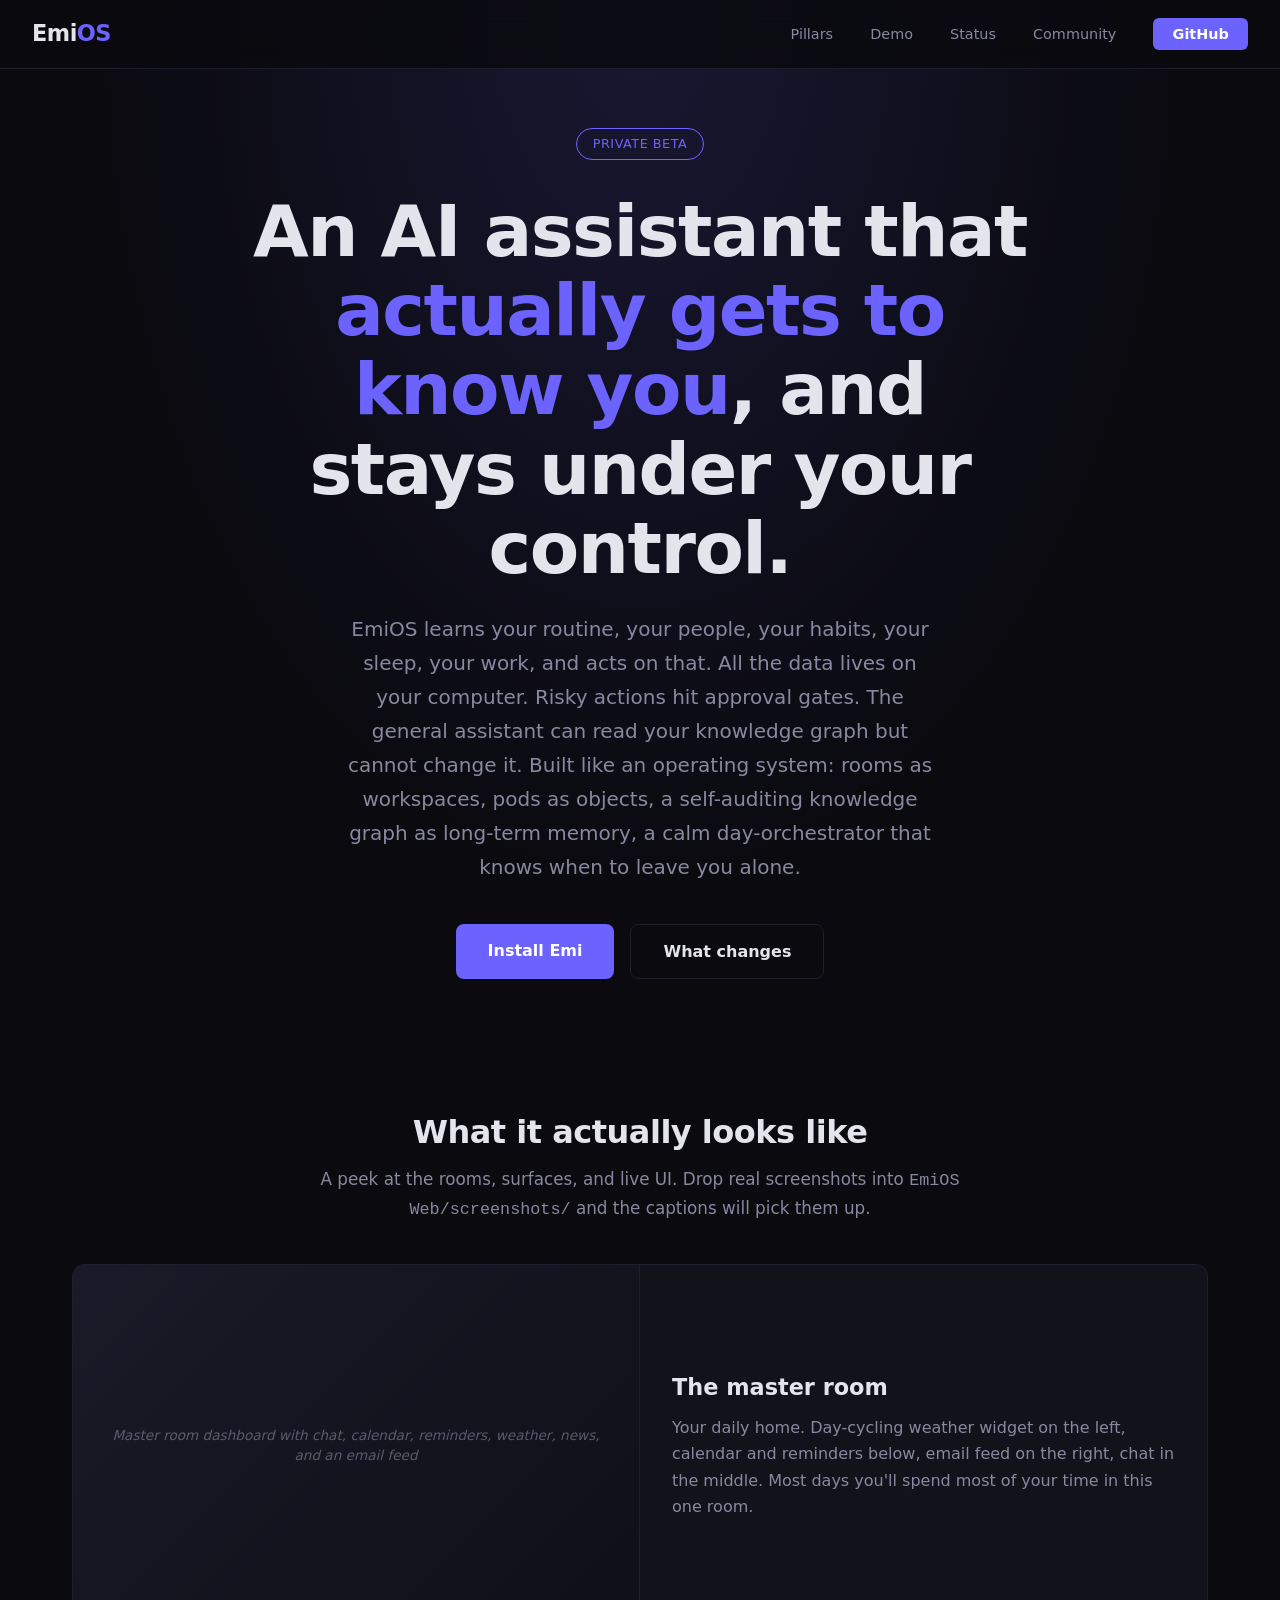
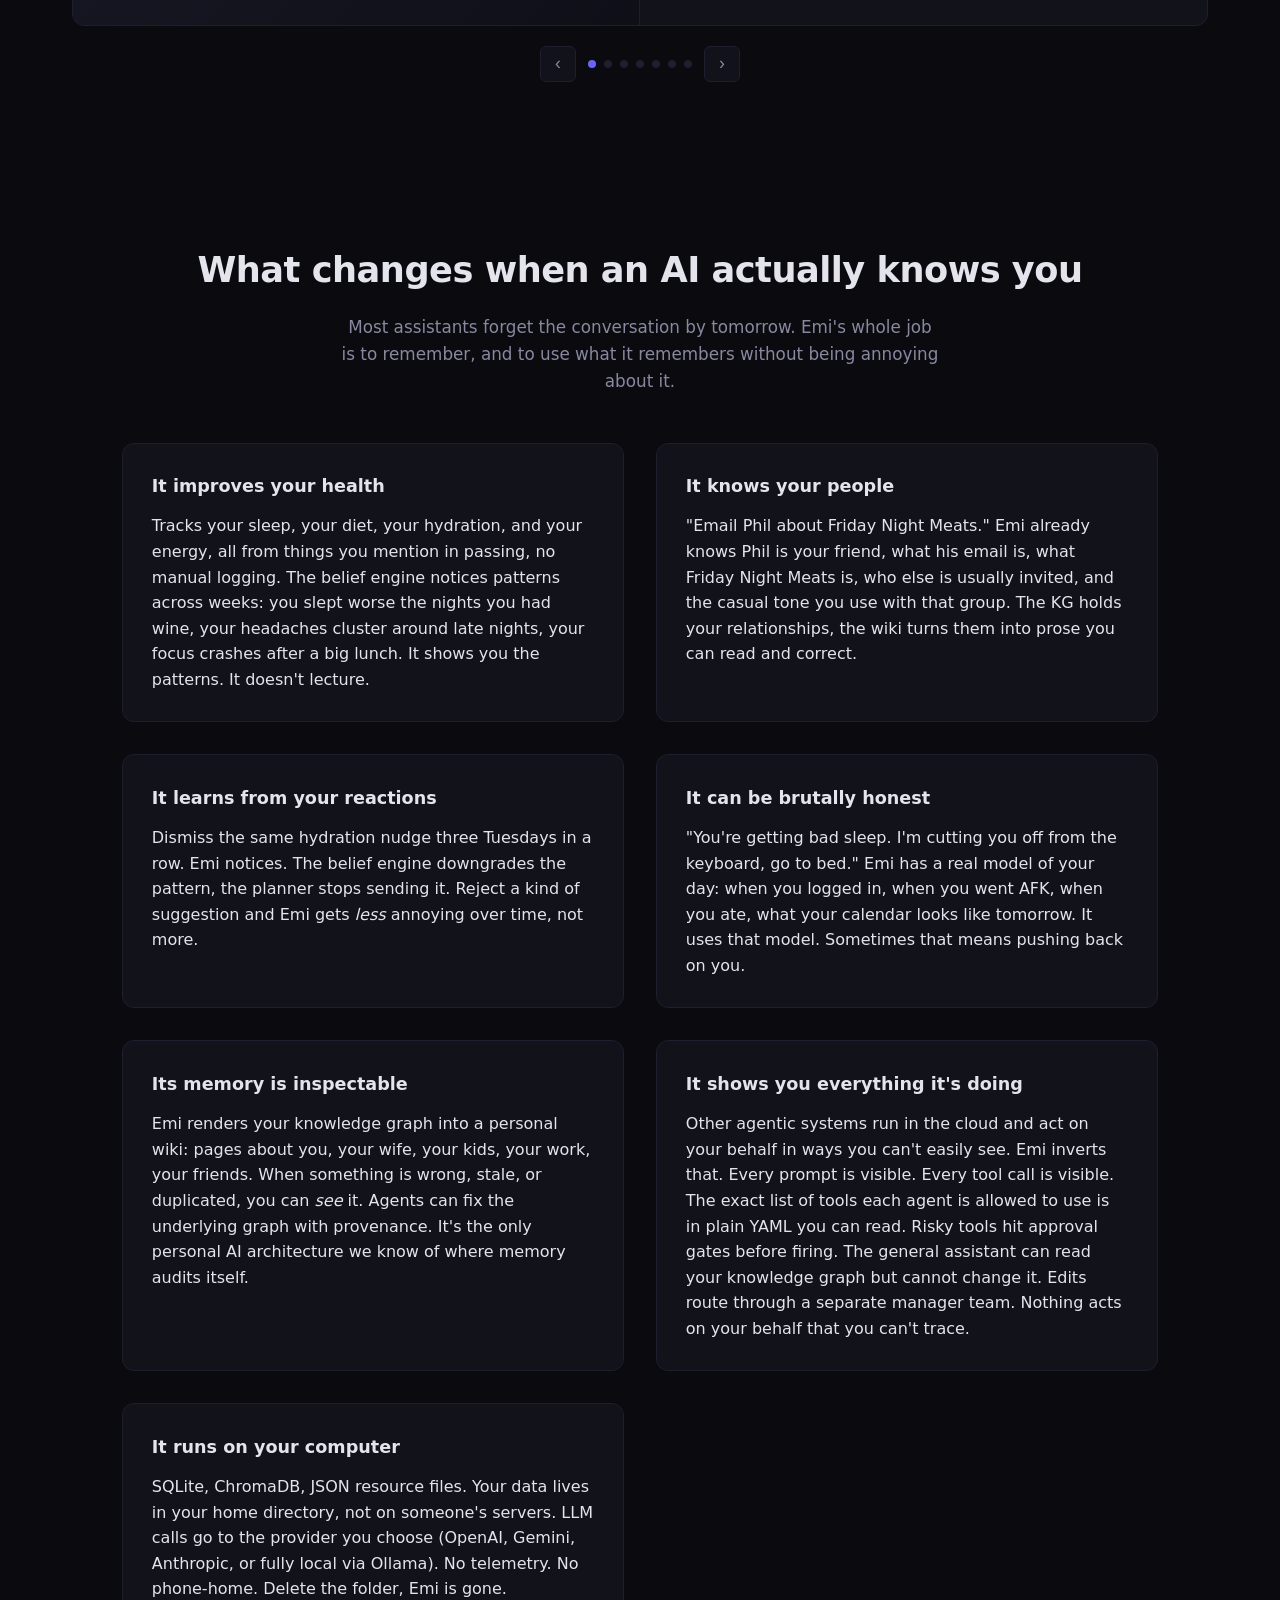
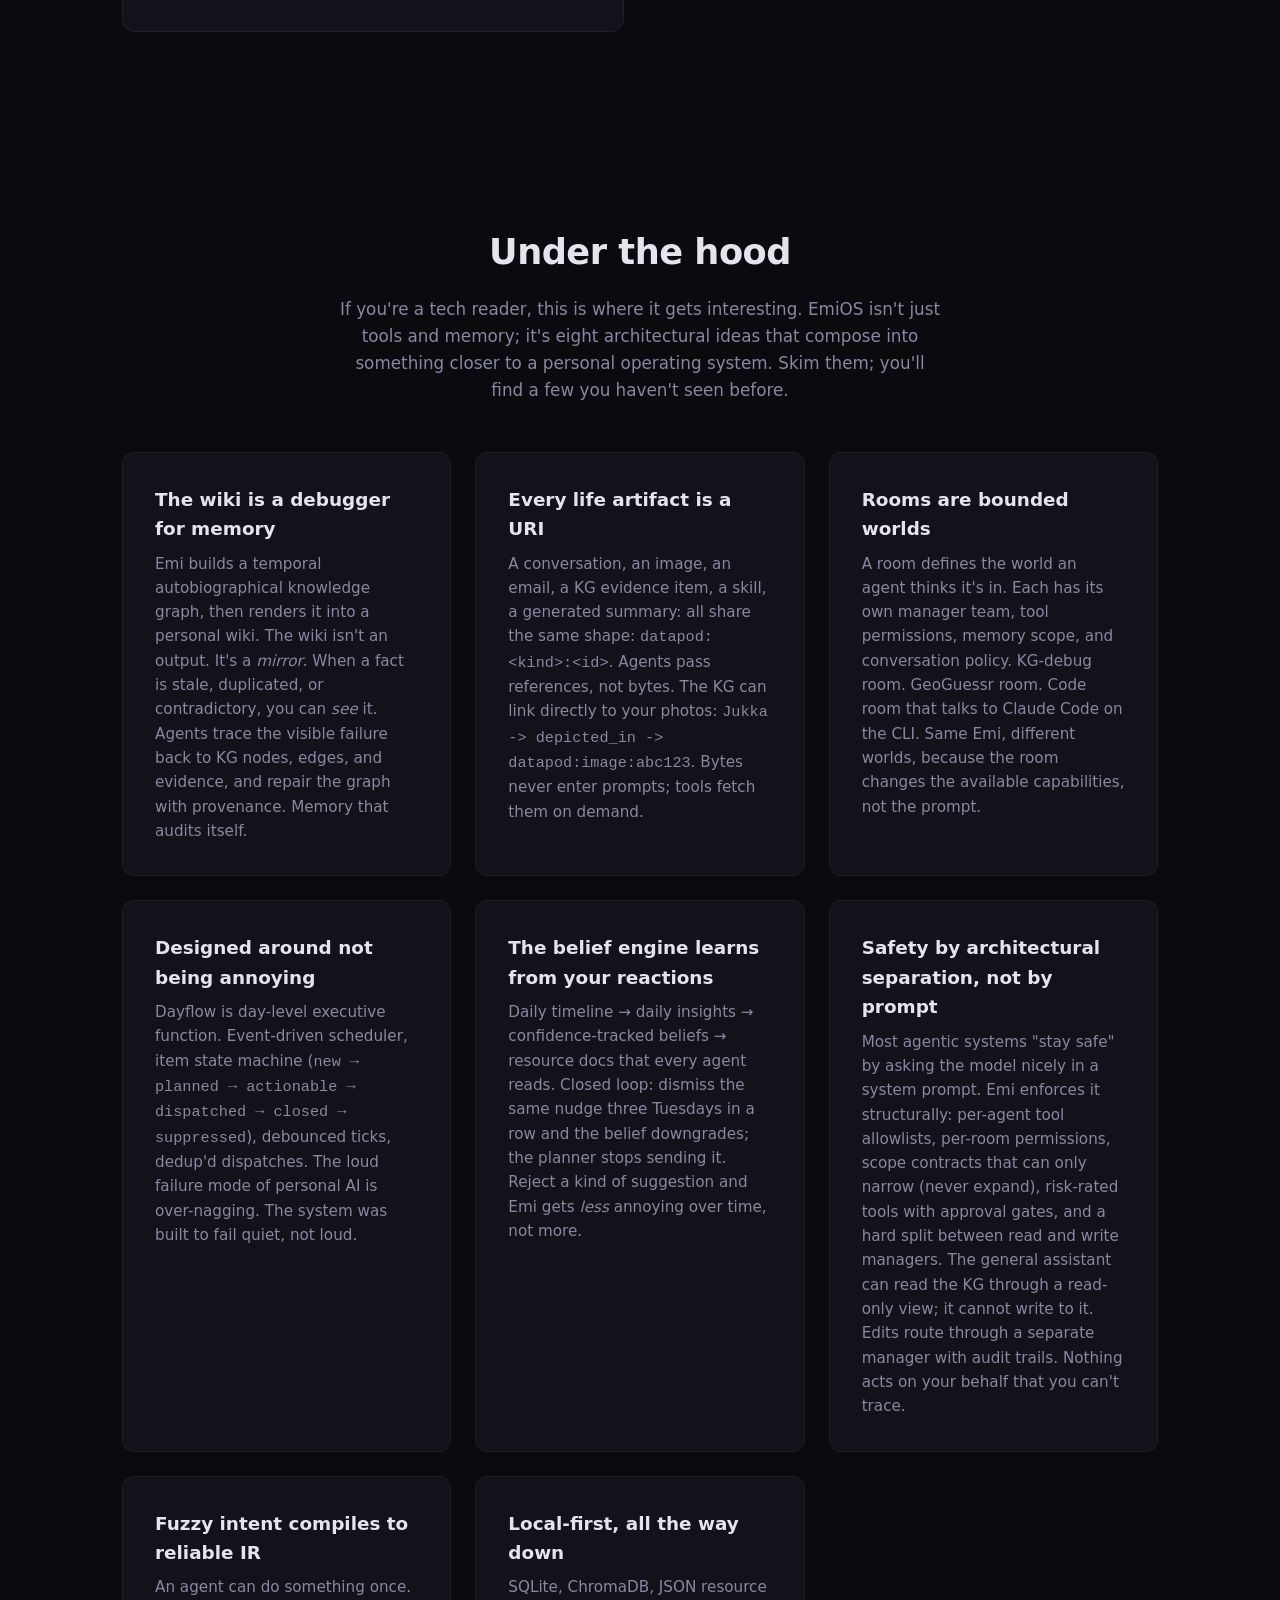
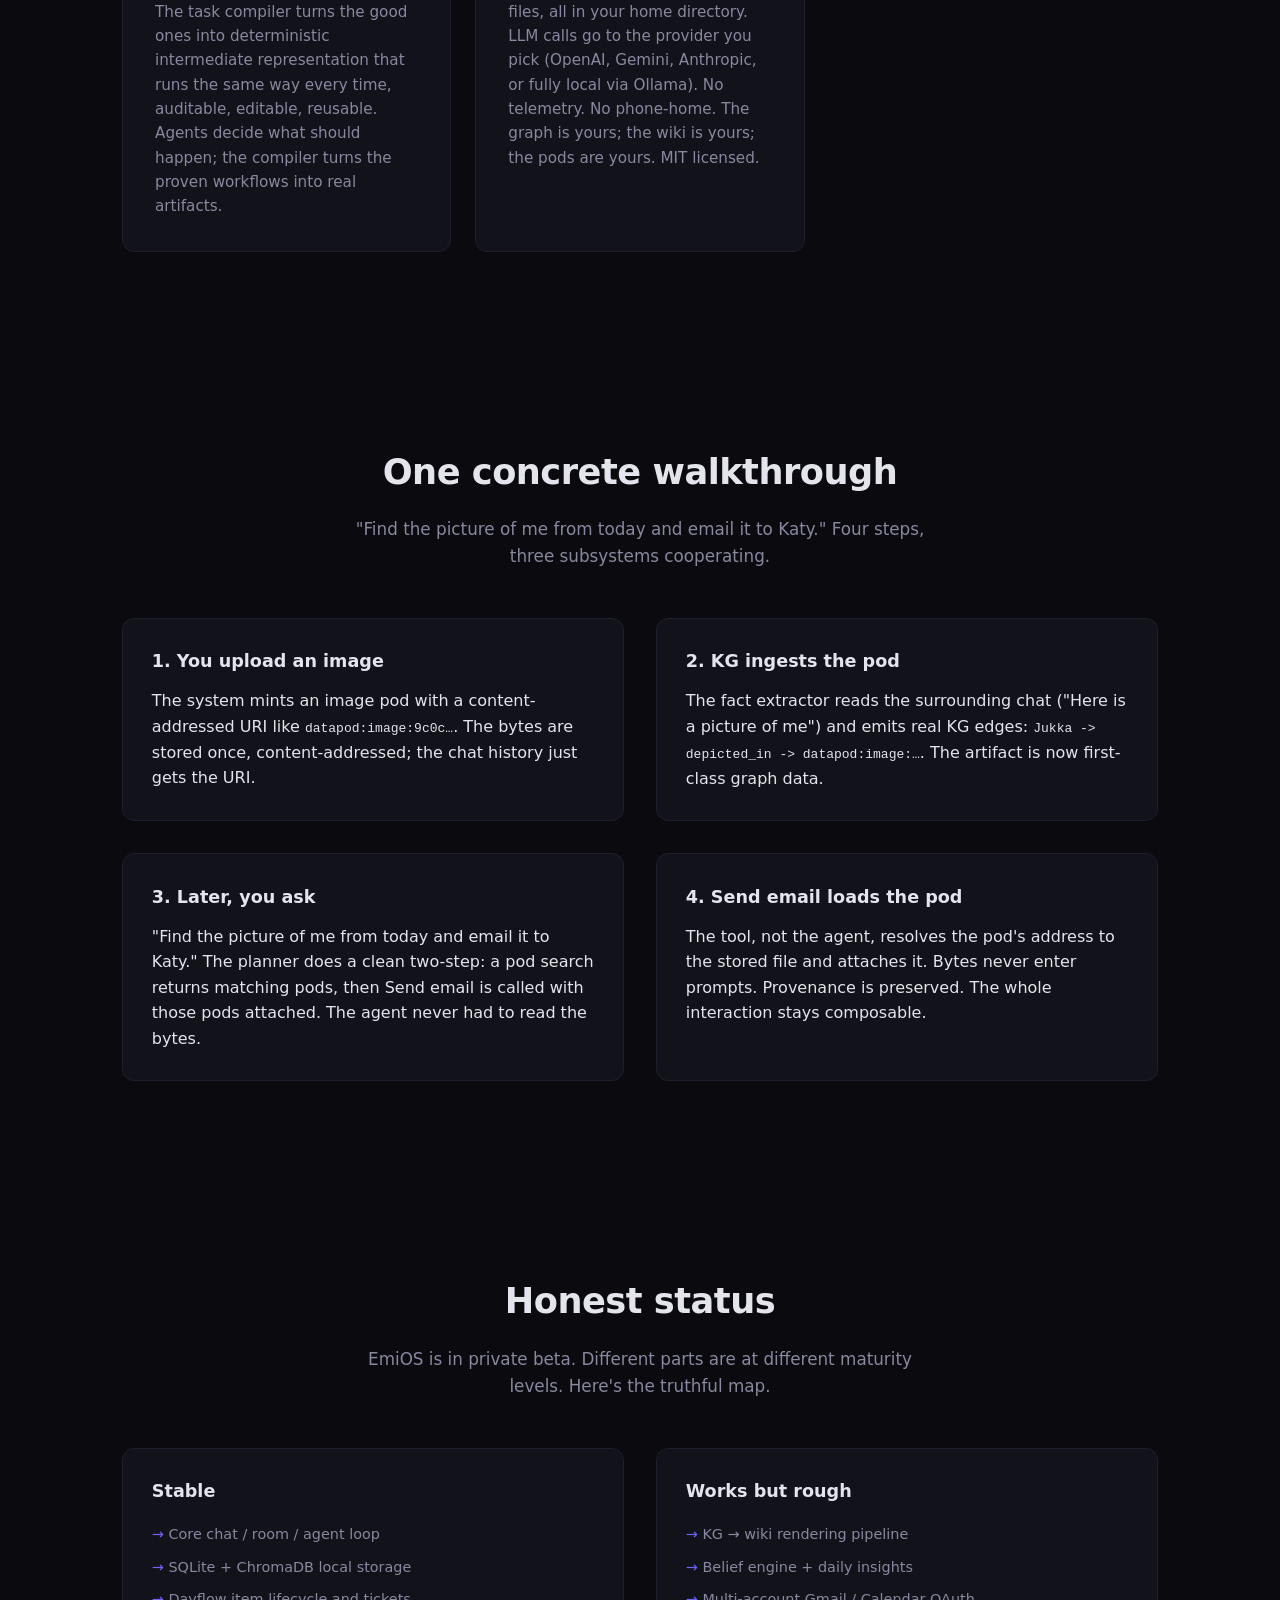
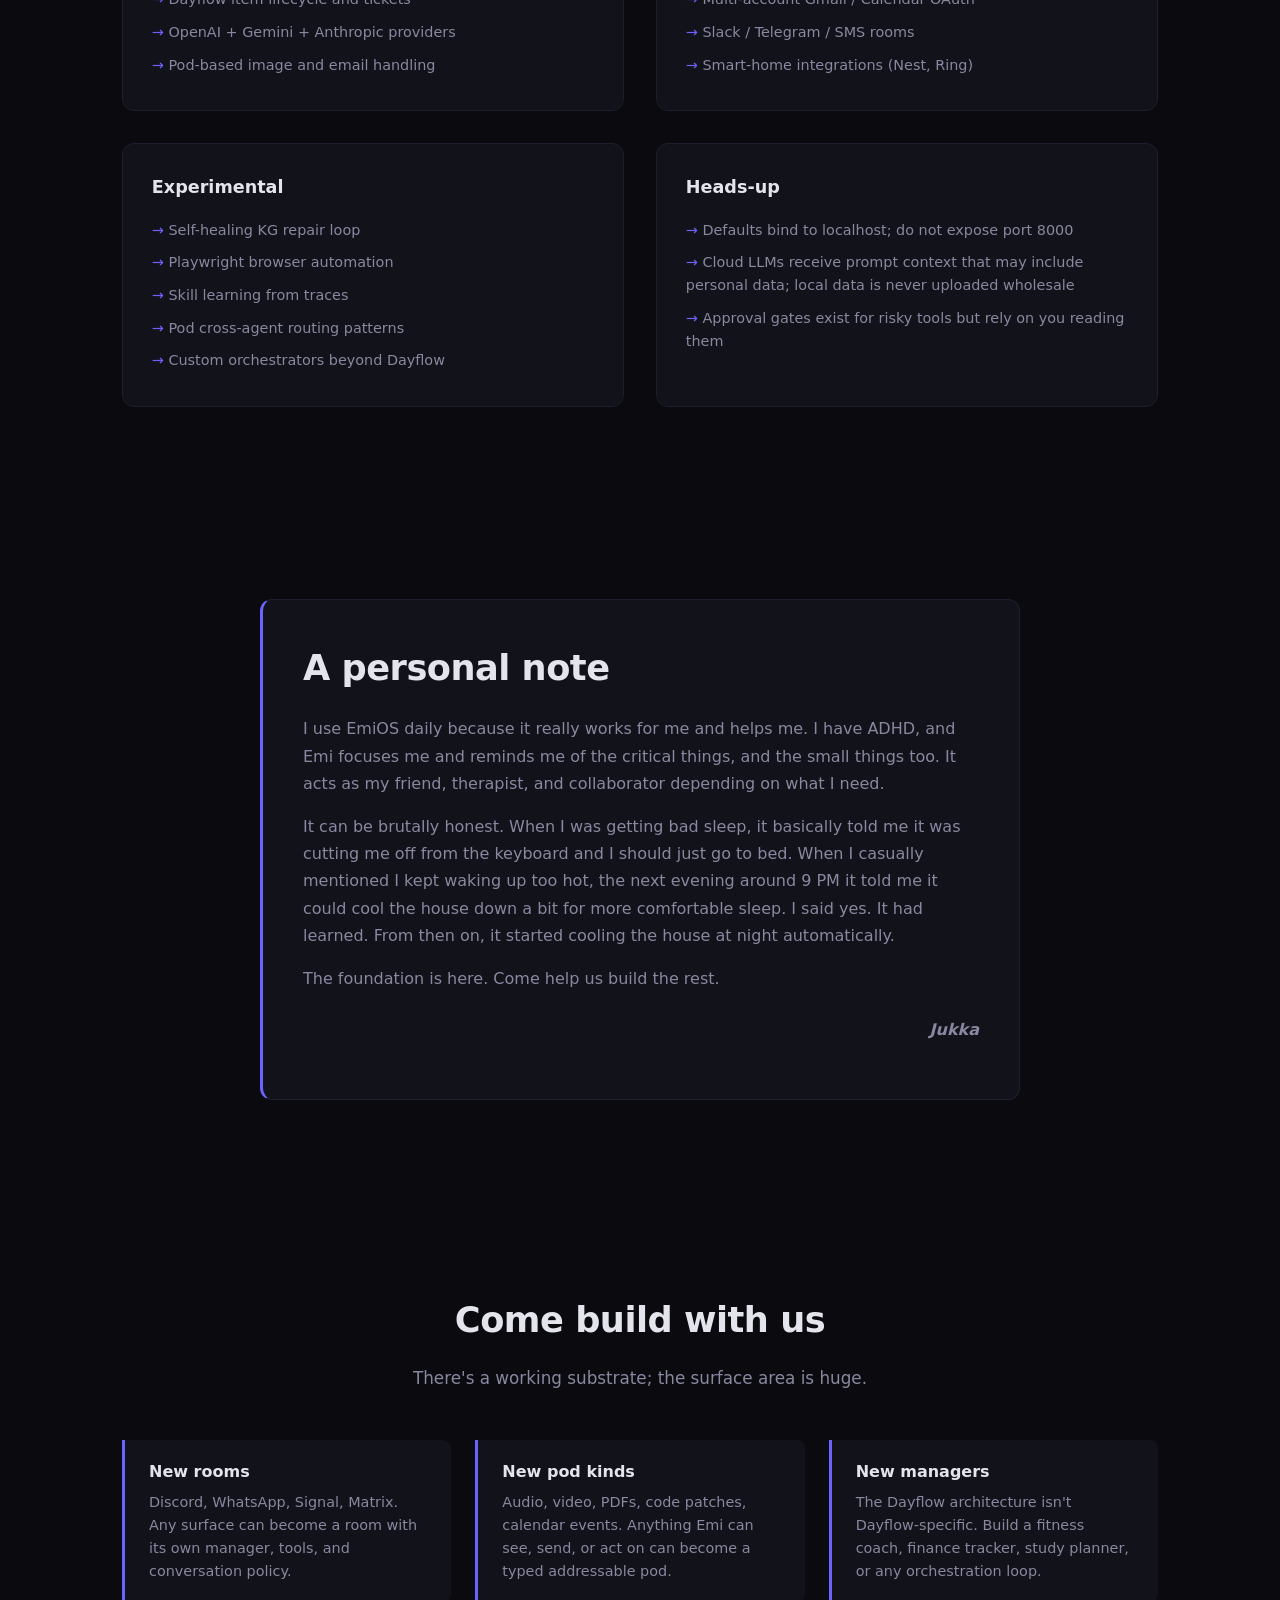
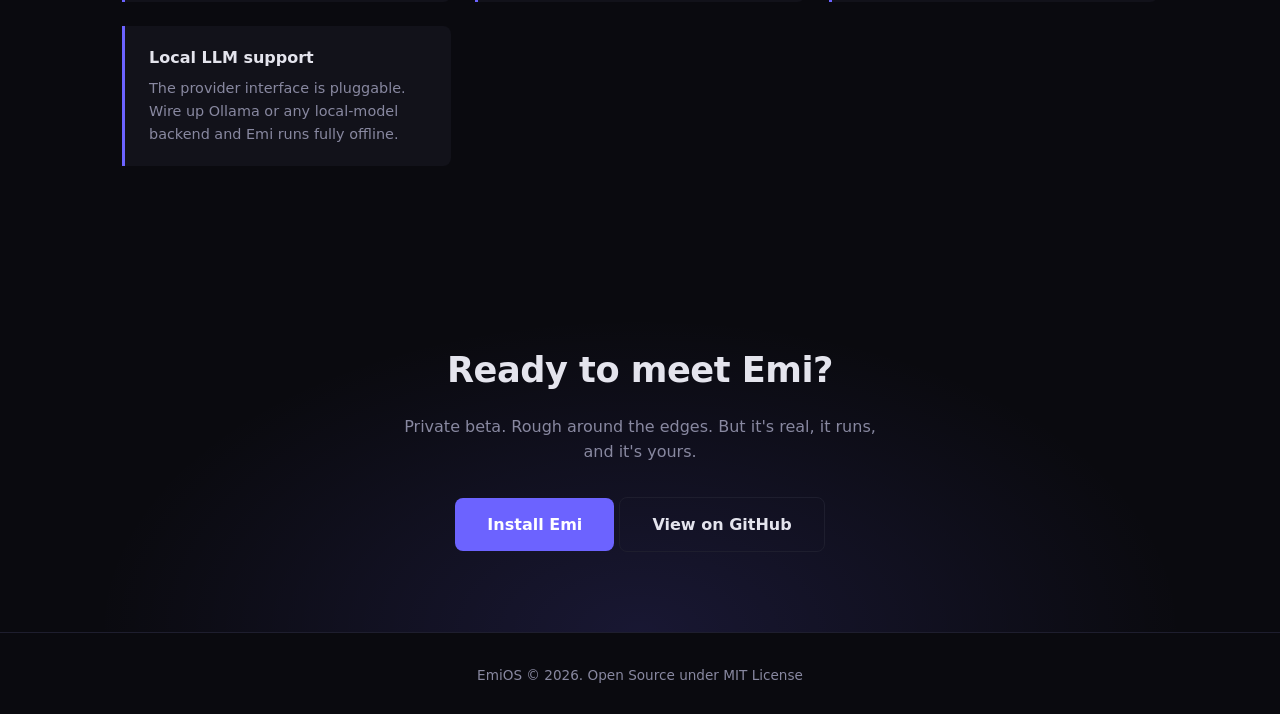
<file: index.html>
<!DOCTYPE html>
<html lang="en">
<head>
    <meta charset="UTF-8">
    <meta name="viewport" content="width=device-width, initial-scale=1.0">
    <title>EmiOS: a local-first personal AI, built like an OS</title>
    <link rel="stylesheet" href="style.css">
    <style>
        /* Slideshow. Scoped to #showcase so it doesn't leak into index.html if styles share */
        #showcase { padding: 4rem 2rem; max-width: 1200px; margin: 0 auto; }
        #showcase h2 { font-size: 2rem; margin-bottom: 0.5rem; text-align: center; }
        #showcase .section-sub { text-align: center; max-width: 640px; margin: 0 auto 2.5rem; color: var(--muted); }

        .slideshow {
            position: relative;
            overflow: hidden;
            border-radius: 12px;
            border: 1px solid var(--border);
            background: var(--surface);
        }
        .slideshow-track {
            display: flex;
            transition: transform 0.45s cubic-bezier(0.22, 1, 0.36, 1);
            will-change: transform;
        }
        .slide {
            flex: 0 0 100%;
            min-width: 100%;
            display: grid;
            grid-template-columns: 1fr 1fr;
            min-height: 360px;
        }
        @media (max-width: 720px) {
            .slide { grid-template-columns: 1fr; min-height: auto; }
        }
        .slide-image {
            position: relative;
            background: linear-gradient(135deg, #1a1a28, #0f0f18);
            display: flex;
            align-items: center;
            justify-content: center;
            color: var(--muted);
            font-size: 0.85rem;
            text-align: center;
            padding: 2rem;
            min-height: 240px;
            border-right: 1px solid var(--border);
        }
        @media (max-width: 720px) {
            .slide-image { border-right: none; border-bottom: 1px solid var(--border); }
        }
        .slide-image img {
            width: 100%;
            height: 100%;
            object-fit: cover;
            position: absolute;
            inset: 0;
        }
        .slide-image[data-placeholder]::before {
            content: attr(data-placeholder);
            color: var(--muted);
            opacity: 0.6;
            line-height: 1.5;
            font-style: italic;
        }
        .slide-caption {
            padding: 2.5rem 2rem;
            display: flex;
            flex-direction: column;
            justify-content: center;
        }
        .slide-caption h3 {
            font-size: 1.4rem;
            margin-bottom: 0.6rem;
            color: var(--text);
        }
        .slide-caption p {
            color: var(--muted);
            line-height: 1.65;
        }

        .slide-controls {
            display: flex;
            align-items: center;
            justify-content: center;
            gap: 0.75rem;
            margin-top: 1.25rem;
        }
        .slide-btn {
            background: var(--surface);
            color: var(--muted);
            border: 1px solid var(--border);
            border-radius: 6px;
            width: 36px;
            height: 36px;
            cursor: pointer;
            font-size: 1.1rem;
            transition: all 0.15s;
        }
        .slide-btn:hover { color: var(--text); border-color: var(--accent); }
        .slide-dots { display: flex; gap: 0.5rem; }
        .slide-dot {
            width: 8px;
            height: 8px;
            border-radius: 50%;
            background: var(--border);
            cursor: pointer;
            transition: background 0.2s;
            border: none;
            padding: 0;
        }
        .slide-dot.active { background: var(--accent); }
    </style>
</head>
<body>

<nav>
    <div class="logo">Emi<span>OS</span></div>
    <div class="nav-links">
        <a href="#pillars">Pillars</a>
        <a href="#demo">Demo</a>
        <a href="#status">Status</a>
        <a href="#community">Community</a>
        <a href="https://github.com/SemiSimpleMath/EmiOS-Beta" class="nav-cta">GitHub</a>
    </div>
</nav>

<div class="hero">
    <div class="hero-badge">Private Beta</div>
    <h1>An AI assistant that <span class="highlight">actually gets to know you</span>, and stays under your control.</h1>
    <p class="hero-sub">
        EmiOS learns your routine, your people, your habits, your sleep, your work,
        and acts on that. All the data lives on your computer. Risky actions hit approval
        gates. The general assistant can read your knowledge graph but cannot change
        it. Built like an operating system: rooms as workspaces, pods as objects,
        a self-auditing knowledge graph as long-term memory, a calm day-orchestrator
        that knows when to leave you alone.
    </p>
    <div class="hero-buttons">
        <a href="https://github.com/SemiSimpleMath/EmiOS-Beta/releases/latest" class="btn btn-primary">Install Emi</a>
        <a href="#lived-in" class="btn btn-secondary">What changes</a>
    </div>
</div>

<section id="showcase">
    <h2>What it actually looks like</h2>
    <p class="section-sub">A peek at the rooms, surfaces, and live UI. Drop real screenshots into <code>EmiOS Web/screenshots/</code> and the captions will pick them up.</p>
    <div class="slideshow">
        <div class="slideshow-track" id="slideshow-track">

            <div class="slide">
                <div class="slide-image" data-placeholder="Master room dashboard with chat, calendar, reminders, weather, news, and an email feed">
                </div>
                <div class="slide-caption">
                    <h3>The master room</h3>
                    <p>Your daily home. Day-cycling weather widget on the left, calendar and reminders below, email feed on the right, chat in the middle. Most days you'll spend most of your time in this one room.</p>
                </div>
            </div>

            <div class="slide">
                <div class="slide-image" data-placeholder="My Life Lens, a KG visualizer centered on you with related entities">
                </div>
                <div class="slide-caption">
                    <h3>My Life Lens</h3>
                    <p>Your personalized view of the knowledge graph: anchor at the center, family and close ties on the inner rings, lighter connections fanning outward. Each node opens a side panel with entity details and a link straight to the wiki page.</p>
                </div>
            </div>

            <div class="slide">
                <div class="slide-image" data-placeholder="Personal wiki page with auto-generated entity entries, photos, and sourced facts">
                </div>
                <div class="slide-caption">
                    <h3>Your personal wiki</h3>
                    <p>The KG rendered into human-readable pages, one per person, place, project, or recurring event. The wiki is a mirror: when something is stale or wrong, you can see it and fix it. Agents repair the underlying graph with provenance.</p>
                </div>
            </div>

            <div class="slide">
                <div class="slide-image" data-placeholder="Dayflow tickets: accept, snooze, or dismiss for proactive nudges">
                    <!-- <img src="screenshots/dayflow-tickets.png" alt="Dayflow tickets"> -->
                </div>
                <div class="slide-caption">
                    <h3>Tickets: every action is something you can decline</h3>
                    <p>When Dayflow wants to do something on your behalf, it surfaces a ticket. Accept it and the action runs. Decline and the planner learns from it. Snooze and it'll come back later. Nothing happens without your consent at the action layer.</p>
                </div>
            </div>

            <div class="slide">
                <div class="slide-image" data-placeholder="KG-debug room: chat with the knowledge graph, inspect entities, repair bad merges">
                    <!-- <img src="screenshots/kg-room.png" alt="KG debug room"> -->
                </div>
                <div class="slide-caption">
                    <h3>KG-debug room</h3>
                    <p>A room where you talk to your knowledge graph directly. Inspect entities, trace evidence, find bad merges, propose repairs. The general assistant can't change the KG, but in this room the right manager team can, with audit trails.</p>
                </div>
            </div>

            <div class="slide">
                <div class="slide-image" data-placeholder="Tool approval gate: Allow or Deny dialog with the exact email contents preview">
                </div>
                <div class="slide-caption">
                    <h3>Approval gates</h3>
                    <p>Risky tools like sending email, controlling the smart home, or browser automation pause for approval before firing. You see the exact tool, the exact arguments, the full preview. Allow or Deny. Nothing acts on your behalf without an explicit yes.</p>
                </div>
            </div>

            <div class="slide">
                <div class="slide-image" data-placeholder="Multi-surface: same Emi across web, Slack, Telegram, SMS, and the CLI code room">
                    <!-- <img src="screenshots/multi-surface.png" alt="Multi-surface rooms"> -->
                </div>
                <div class="slide-caption">
                    <h3>Multi-surface rooms</h3>
                    <p>Web UI, Slack, Telegram, SMS, code-room piped to Claude Code on your CLI. Each room has its own manager, tools, and conversation policy. Same Emi underneath; the room defines the world the agent thinks it's in.</p>
                </div>
            </div>

        </div>
    </div>
    <div class="slide-controls">
        <button class="slide-btn" id="slide-prev" aria-label="Previous slide">&lsaquo;</button>
        <div class="slide-dots" id="slide-dots"></div>
        <button class="slide-btn" id="slide-next" aria-label="Next slide">&rsaquo;</button>
    </div>
</section>

<section id="lived-in">
    <h2>What changes when an AI actually knows you</h2>
    <p class="section-sub">Most assistants forget the conversation by tomorrow. Emi's whole job is to remember, and to use what it remembers without being annoying about it.</p>
    <div class="arch-grid">

        <div class="arch-card">
            <h3>It improves your health</h3>
            <p>Tracks your sleep, your diet, your hydration, and your energy, all from things you mention in passing, no manual logging. The belief engine notices patterns across weeks: you slept worse the nights you had wine, your headaches cluster around late nights, your focus crashes after a big lunch. It shows you the patterns. It doesn't lecture.</p>
        </div>

        <div class="arch-card">
            <h3>It knows your people</h3>
            <p>"Email Phil about Friday Night Meats." Emi already knows Phil is your friend, what his email is, what Friday Night Meats is, who else is usually invited, and the casual tone you use with that group. The KG holds your relationships, the wiki turns them into prose you can read and correct.</p>
        </div>

        <div class="arch-card">
            <h3>It learns from your reactions</h3>
            <p>Dismiss the same hydration nudge three Tuesdays in a row. Emi notices. The belief engine downgrades the pattern, the planner stops sending it. Reject a kind of suggestion and Emi gets <em>less</em> annoying over time, not more.</p>
        </div>

        <div class="arch-card">
            <h3>It can be brutally honest</h3>
            <p>"You're getting bad sleep. I'm cutting you off from the keyboard, go to bed." Emi has a real model of your day: when you logged in, when you went AFK, when you ate, what your calendar looks like tomorrow. It uses that model. Sometimes that means pushing back on you.</p>
        </div>

        <div class="arch-card">
            <h3>Its memory is inspectable</h3>
            <p>Emi renders your knowledge graph into a personal wiki: pages about you, your wife, your kids, your work, your friends. When something is wrong, stale, or duplicated, you can <em>see</em> it. Agents can fix the underlying graph with provenance. It's the only personal AI architecture we know of where memory audits itself.</p>
        </div>

        <div class="arch-card">
            <h3>It shows you everything it's doing</h3>
            <p>Other agentic systems run in the cloud and act on your behalf in ways you can't easily see. Emi inverts that. Every prompt is visible. Every tool call is visible. The exact list of tools each agent is allowed to use is in plain YAML you can read. Risky tools hit approval gates before firing. The general assistant can read your knowledge graph but cannot change it. Edits route through a separate manager team. Nothing acts on your behalf that you can't trace.</p>
        </div>

        <div class="arch-card">
            <h3>It runs on your computer</h3>
            <p>SQLite, ChromaDB, JSON resource files. Your data lives in your home directory, not on someone's servers. LLM calls go to the provider you choose (OpenAI, Gemini, Anthropic, or fully local via Ollama). No telemetry. No phone-home. Delete the folder, Emi is gone.</p>
        </div>

    </div>
</section>

<section id="pillars">
    <h2>Under the hood</h2>
    <p class="section-sub">If you're a tech reader, this is where it gets interesting. EmiOS isn't just tools and memory; it's eight architectural ideas that compose into something closer to a personal operating system. Skim them; you'll find a few you haven't seen before.</p>
    <div class="features">

        <div class="feature">
            <h3>The wiki is a debugger for memory</h3>
            <p>Emi builds a temporal autobiographical knowledge graph, then renders it into a personal wiki. The wiki isn't an output. It's a <em>mirror</em>. When a fact is stale, duplicated, or contradictory, you can <em>see</em> it. Agents trace the visible failure back to KG nodes, edges, and evidence, and repair the graph with provenance. Memory that audits itself.</p>
        </div>

        <div class="feature">
            <h3>Every life artifact is a URI</h3>
            <p>A conversation, an image, an email, a KG evidence item, a skill, a generated summary: all share the same shape: <code>datapod:&lt;kind&gt;:&lt;id&gt;</code>. Agents pass references, not bytes. The KG can link directly to your photos: <code>Jukka -&gt; depicted_in -&gt; datapod:image:abc123</code>. Bytes never enter prompts; tools fetch them on demand.</p>
        </div>

        <div class="feature">
            <h3>Rooms are bounded worlds</h3>
            <p>A room defines the world an agent thinks it's in. Each has its own manager team, tool permissions, memory scope, and conversation policy. KG-debug room. GeoGuessr room. Code room that talks to Claude Code on the CLI. Same Emi, different worlds, because the room changes the available capabilities, not the prompt.</p>
        </div>

        <div class="feature">
            <h3>Designed around not being annoying</h3>
            <p>Dayflow is day-level executive function. Event-driven scheduler, item state machine (<code>new → planned → actionable → dispatched → closed → suppressed</code>), debounced ticks, dedup'd dispatches. The loud failure mode of personal AI is over-nagging. The system was built to fail quiet, not loud.</p>
        </div>

        <div class="feature">
            <h3>The belief engine learns from your reactions</h3>
            <p>Daily timeline → daily insights → confidence-tracked beliefs → resource docs that every agent reads. Closed loop: dismiss the same nudge three Tuesdays in a row and the belief downgrades; the planner stops sending it. Reject a kind of suggestion and Emi gets <em>less</em> annoying over time, not more.</p>
        </div>

        <div class="feature">
            <h3>Safety by architectural separation, not by prompt</h3>
            <p>Most agentic systems "stay safe" by asking the model nicely in a system prompt. Emi enforces it structurally: per-agent tool allowlists, per-room permissions, scope contracts that can only narrow (never expand), risk-rated tools with approval gates, and a hard split between read and write managers. The general assistant can read the KG through a read-only view; it cannot write to it. Edits route through a separate manager with audit trails. Nothing acts on your behalf that you can't trace.</p>
        </div>

        <div class="feature">
            <h3>Fuzzy intent compiles to reliable IR</h3>
            <p>An agent can do something once. The task compiler turns the good ones into deterministic intermediate representation that runs the same way every time, auditable, editable, reusable. Agents decide what should happen; the compiler turns the proven workflows into real artifacts.</p>
        </div>

        <div class="feature">
            <h3>Local-first, all the way down</h3>
            <p>SQLite, ChromaDB, JSON resource files, all in your home directory. LLM calls go to the provider you pick (OpenAI, Gemini, Anthropic, or fully local via Ollama). No telemetry. No phone-home. The graph is yours; the wiki is yours; the pods are yours. MIT licensed.</p>
        </div>

    </div>
</section>

<section id="demo">
    <h2>One concrete walkthrough</h2>
    <p class="section-sub">"Find the picture of me from today and email it to Katy." Four steps, three subsystems cooperating.</p>
    <div class="arch-grid">
        <div class="arch-card">
            <h3>1. You upload an image</h3>
            <p>The system mints an image pod with a content-addressed URI like <code>datapod:image:9c0c…</code>. The bytes are stored once, content-addressed; the chat history just gets the URI.</p>
        </div>
        <div class="arch-card">
            <h3>2. KG ingests the pod</h3>
            <p>The fact extractor reads the surrounding chat ("Here is a picture of me") and emits real KG edges: <code>Jukka -> depicted_in -> datapod:image:…</code>. The artifact is now first-class graph data.</p>
        </div>
        <div class="arch-card">
            <h3>3. Later, you ask</h3>
            <p>"Find the picture of me from today and email it to Katy." The planner does a clean two-step: a pod search returns matching pods, then Send email is called with those pods attached. The agent never had to read the bytes.</p>
        </div>
        <div class="arch-card">
            <h3>4. Send email loads the pod</h3>
            <p>The tool, not the agent, resolves the pod's address to the stored file and attaches it. Bytes never enter prompts. Provenance is preserved. The whole interaction stays composable.</p>
        </div>
    </div>
</section>

<section id="status">
    <h2>Honest status</h2>
    <p class="section-sub">EmiOS is in private beta. Different parts are at different maturity levels. Here's the truthful map.</p>
    <div class="arch-grid">
        <div class="arch-card">
            <h3>Stable</h3>
            <ul>
                <li>Core chat / room / agent loop</li>
                <li>SQLite + ChromaDB local storage</li>
                <li>Dayflow item lifecycle and tickets</li>
                <li>OpenAI + Gemini + Anthropic providers</li>
                <li>Pod-based image and email handling</li>
            </ul>
        </div>
        <div class="arch-card">
            <h3>Works but rough</h3>
            <ul>
                <li>KG → wiki rendering pipeline</li>
                <li>Belief engine + daily insights</li>
                <li>Multi-account Gmail / Calendar OAuth</li>
                <li>Slack / Telegram / SMS rooms</li>
                <li>Smart-home integrations (Nest, Ring)</li>
            </ul>
        </div>
        <div class="arch-card">
            <h3>Experimental</h3>
            <ul>
                <li>Self-healing KG repair loop</li>
                <li>Playwright browser automation</li>
                <li>Skill learning from traces</li>
                <li>Pod cross-agent routing patterns</li>
                <li>Custom orchestrators beyond Dayflow</li>
            </ul>
        </div>
        <div class="arch-card">
            <h3>Heads-up</h3>
            <ul>
                <li>Defaults bind to localhost; do not expose port 8000</li>
                <li>Cloud LLMs receive prompt context that may include personal data; local data is never uploaded wholesale</li>
                <li>Approval gates exist for risky tools but rely on you reading them</li>
            </ul>
        </div>
    </div>
</section>

<section id="personal">
    <div class="personal-note">
        <h2>A personal note</h2>
        <p>I use EmiOS daily because it really works for me and helps me. I have ADHD, and Emi focuses me and reminds me of the critical things, and the small things too. It acts as my friend, therapist, and collaborator depending on what I need.</p>
        <p>It can be brutally honest. When I was getting bad sleep, it basically told me it was cutting me off from the keyboard and I should just go to bed. When I casually mentioned I kept waking up too hot, the next evening around 9 PM it told me it could cool the house down a bit for more comfortable sleep. I said yes. It had learned. From then on, it started cooling the house at night automatically.</p>
        <p>The foundation is here. Come help us build the rest.</p>
        <p class="signature">Jukka</p>
    </div>
</section>

<section id="community">
    <h2>Come build with us</h2>
    <p class="section-sub">There's a working substrate; the surface area is huge.</p>
    <div class="principles">
        <div class="principle">
            <h3>New rooms</h3>
            <p>Discord, WhatsApp, Signal, Matrix. Any surface can become a room with its own manager, tools, and conversation policy.</p>
        </div>
        <div class="principle">
            <h3>New pod kinds</h3>
            <p>Audio, video, PDFs, code patches, calendar events. Anything Emi can see, send, or act on can become a typed addressable pod.</p>
        </div>
        <div class="principle">
            <h3>New managers</h3>
            <p>The Dayflow architecture isn't Dayflow-specific. Build a fitness coach, finance tracker, study planner, or any orchestration loop.</p>
        </div>
        <div class="principle">
            <h3>Local LLM support</h3>
            <p>The provider interface is pluggable. Wire up Ollama or any local-model backend and Emi runs fully offline.</p>
        </div>
    </div>
</section>

<div class="cta-section">
    <h2>Ready to meet Emi?</h2>
    <p>Private beta. Rough around the edges. But it's real, it runs, and it's yours.</p>
    <a href="https://github.com/SemiSimpleMath/EmiOS-Beta/releases/latest" class="btn btn-primary">Install Emi</a>
    <a href="https://github.com/SemiSimpleMath/EmiOS-Beta" class="btn btn-secondary">View on GitHub</a>
</div>

<footer>
    <p>EmiOS &copy; 2026. Open Source under MIT License</p>
</footer>

<script src="main.js"></script>
<script>
    // Slideshow controller. Vanilla JS, no deps.
    (function () {
        const track = document.getElementById('slideshow-track');
        if (!track) return;
        const slides = track.querySelectorAll('.slide');
        const dotsContainer = document.getElementById('slide-dots');
        const prev = document.getElementById('slide-prev');
        const next = document.getElementById('slide-next');
        let current = 0;
        let timer = null;
        const AUTO_MS = 7000;

        slides.forEach((_, i) => {
            const dot = document.createElement('button');
            dot.className = 'slide-dot' + (i === 0 ? ' active' : '');
            dot.setAttribute('aria-label', `Go to slide ${i + 1}`);
            dot.addEventListener('click', () => go(i, true));
            dotsContainer.appendChild(dot);
        });

        function go(i, userInitiated) {
            current = (i + slides.length) % slides.length;
            track.style.transform = `translateX(-${current * 100}%)`;
            dotsContainer.querySelectorAll('.slide-dot').forEach((d, idx) => {
                d.classList.toggle('active', idx === current);
            });
            if (userInitiated) restartAuto();
        }

        function restartAuto() {
            if (timer) clearInterval(timer);
            timer = setInterval(() => go(current + 1), AUTO_MS);
        }

        prev.addEventListener('click', () => go(current - 1, true));
        next.addEventListener('click', () => go(current + 1, true));

        // Pause auto-advance on hover; resume on leave.
        const slideshow = track.parentElement;
        slideshow.addEventListener('mouseenter', () => { if (timer) clearInterval(timer); timer = null; });
        slideshow.addEventListener('mouseleave', restartAuto);

        restartAuto();
    })();
</script>
</body>
</html>
</file>
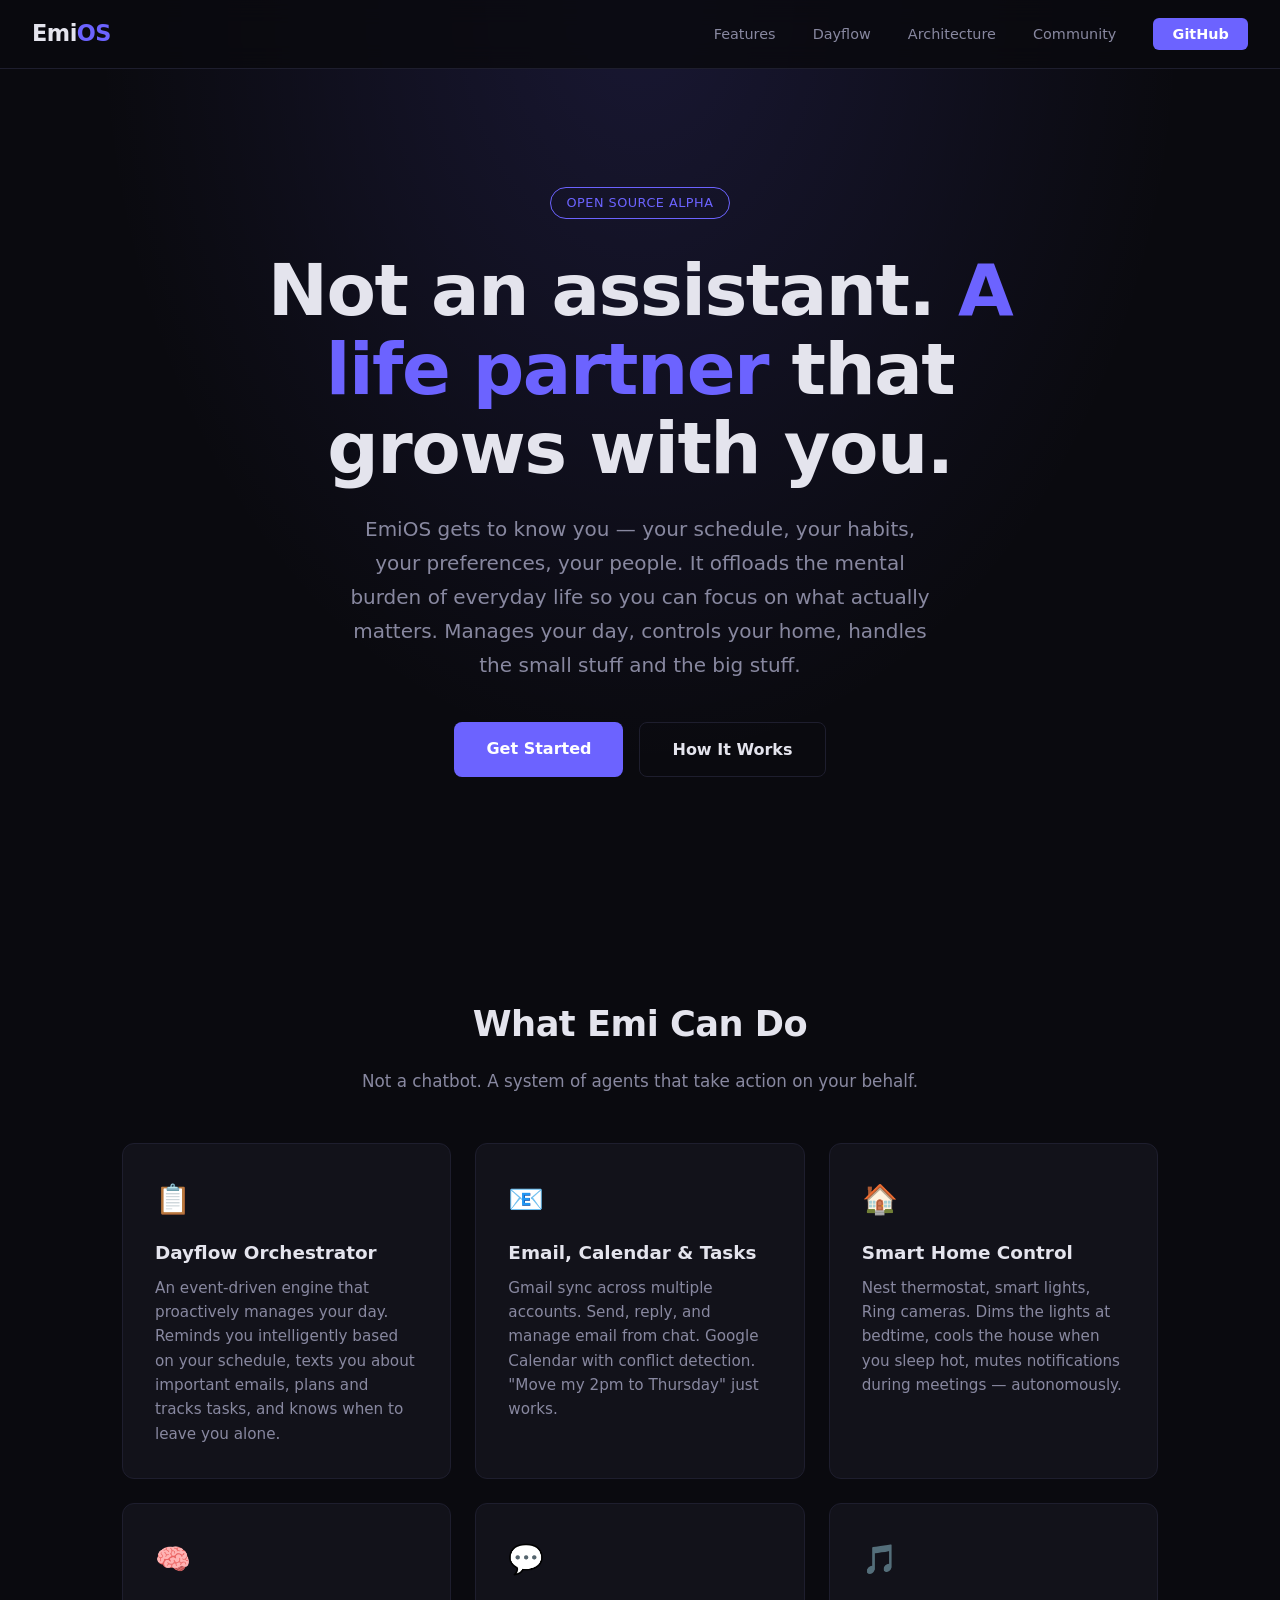
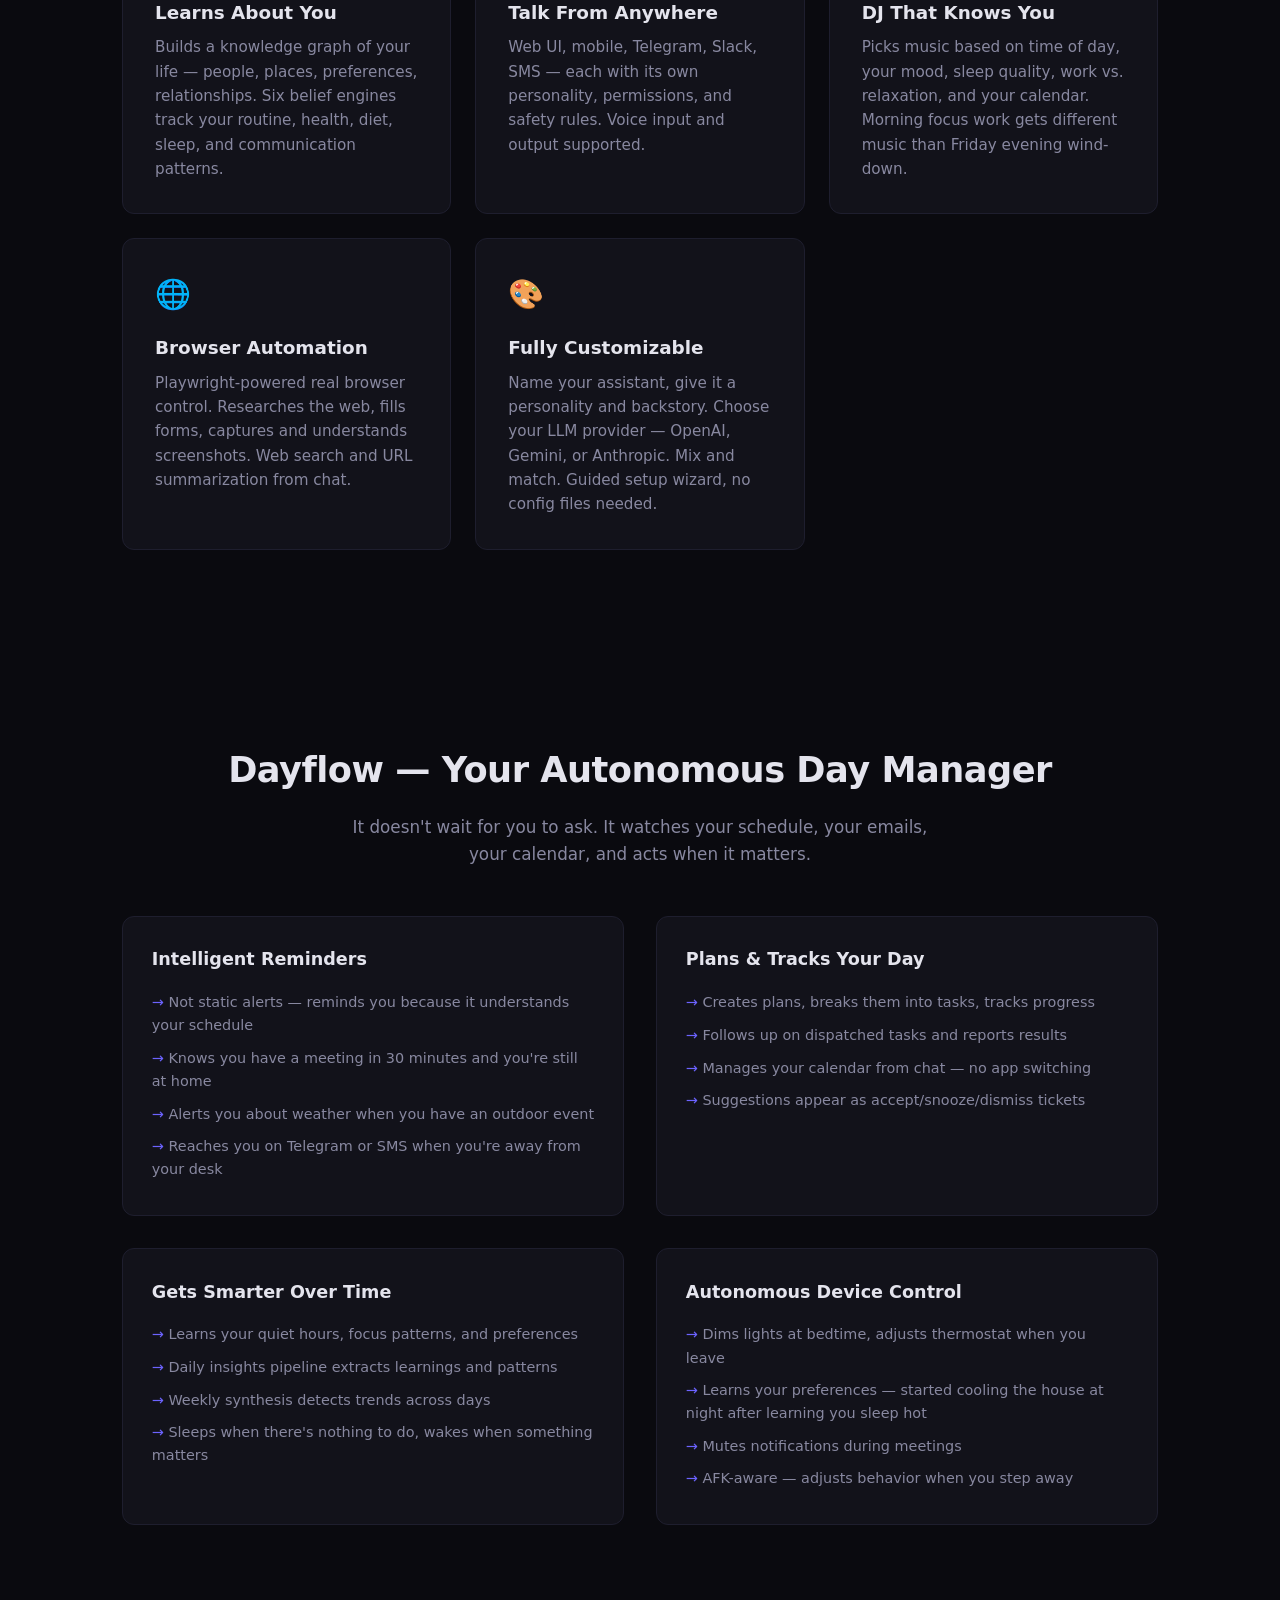
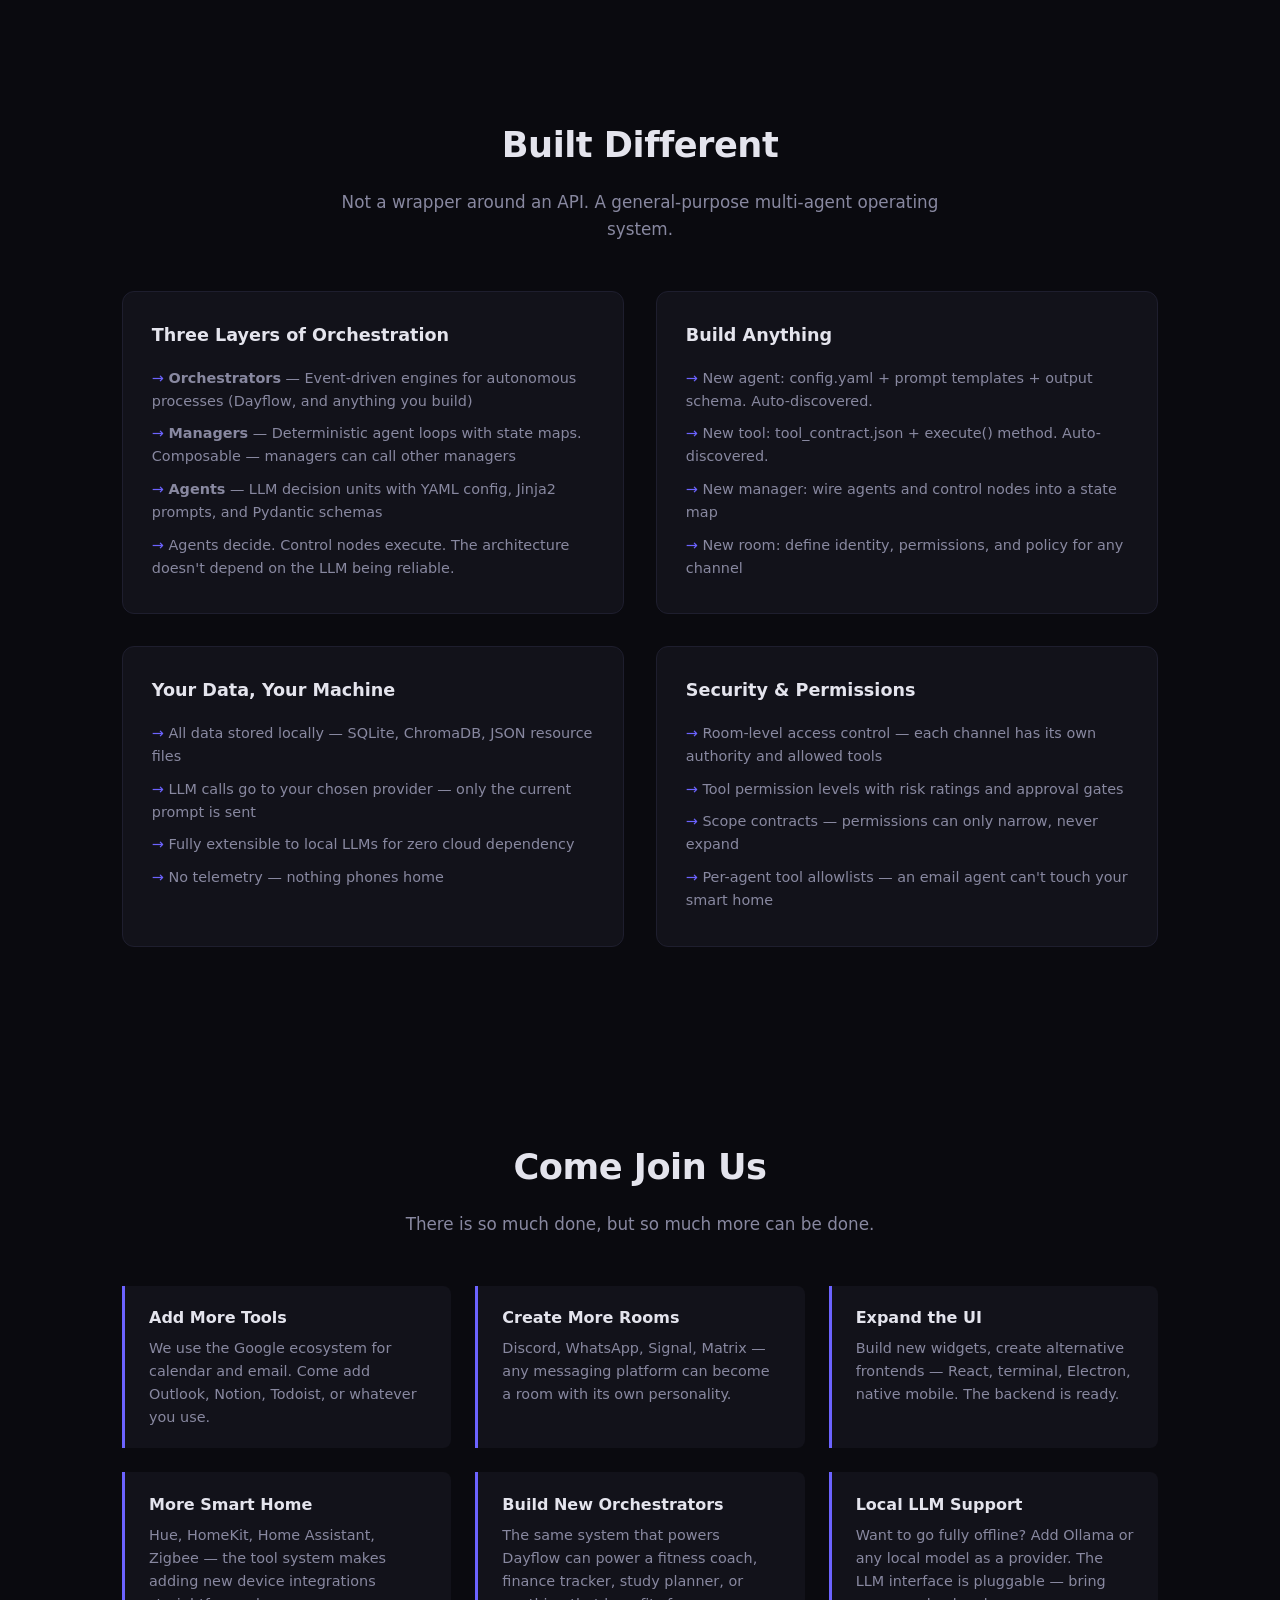
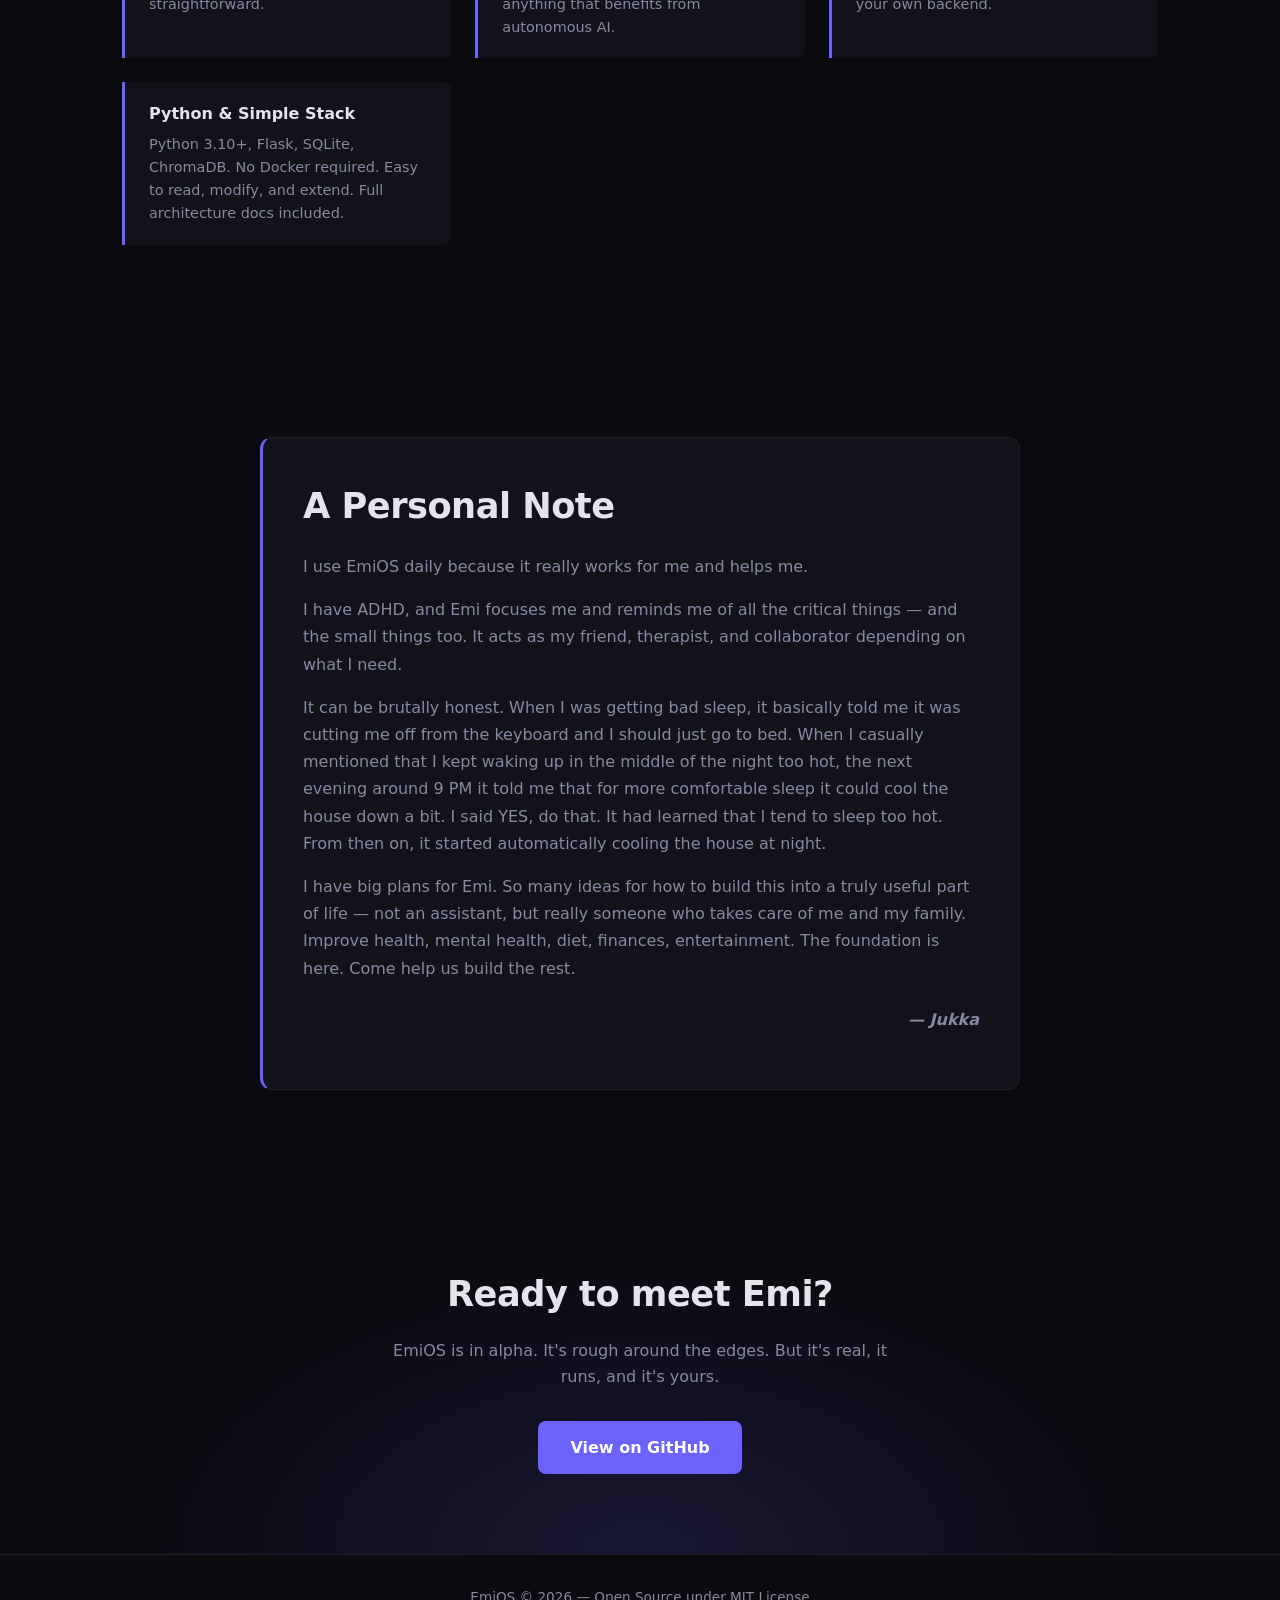
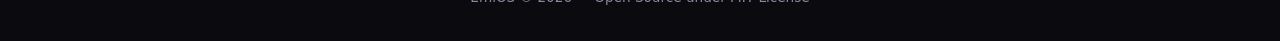
<file: index_alpha.html>
<!DOCTYPE html>
<html lang="en">
<head>
    <meta charset="UTF-8">
    <meta name="viewport" content="width=device-width, initial-scale=1.0">
    <title>EmiOS — The Assistant That Actually Works For You</title>
    <link rel="stylesheet" href="style.css">
</head>
<body>

<nav>
    <div class="logo">Emi<span>OS</span></div>
    <div class="nav-links">
        <a href="#features">Features</a>
        <a href="#dayflow">Dayflow</a>
        <a href="#architecture">Architecture</a>
        <a href="#community">Community</a>
        <a href="https://github.com/SemiSimpleMath/EmiOS-Beta" class="nav-cta">GitHub</a>
    </div>
</nav>

<div class="hero">
    <div class="hero-badge">Open Source Alpha</div>
    <h1>Not an assistant. <span class="highlight">A life partner</span> that grows with you.</h1>
    <p class="hero-sub">
        EmiOS gets to know you — your schedule, your habits, your preferences, your people.
        It offloads the mental burden of everyday life so you can focus on what actually matters.
        Manages your day, controls your home, handles the small stuff and the big stuff.
    </p>
    <div class="hero-buttons">
        <a href="https://github.com/SemiSimpleMath/EmiOS-Beta" class="btn btn-primary">Get Started</a>
        <a href="#architecture" class="btn btn-secondary">How It Works</a>
    </div>
</div>

<section id="features">
    <h2>What Emi Can Do</h2>
    <p class="section-sub">Not a chatbot. A system of agents that take action on your behalf.</p>
    <div class="features">
        <div class="feature">
            <div class="feature-icon">📋</div>
            <h3>Dayflow Orchestrator</h3>
            <p>An event-driven engine that proactively manages your day. Reminds you intelligently based on your schedule, texts you about important emails, plans and tracks tasks, and knows when to leave you alone.</p>
        </div>
        <div class="feature">
            <div class="feature-icon">📧</div>
            <h3>Email, Calendar & Tasks</h3>
            <p>Gmail sync across multiple accounts. Send, reply, and manage email from chat. Google Calendar with conflict detection. "Move my 2pm to Thursday" just works.</p>
        </div>
        <div class="feature">
            <div class="feature-icon">🏠</div>
            <h3>Smart Home Control</h3>
            <p>Nest thermostat, smart lights, Ring cameras. Dims the lights at bedtime, cools the house when you sleep hot, mutes notifications during meetings — autonomously.</p>
        </div>
        <div class="feature">
            <div class="feature-icon">🧠</div>
            <h3>Learns About You</h3>
            <p>Builds a knowledge graph of your life — people, places, preferences, relationships. Six belief engines track your routine, health, diet, sleep, and communication patterns.</p>
        </div>
        <div class="feature">
            <div class="feature-icon">💬</div>
            <h3>Talk From Anywhere</h3>
            <p>Web UI, mobile, Telegram, Slack, SMS — each with its own personality, permissions, and safety rules. Voice input and output supported.</p>
        </div>
        <div class="feature">
            <div class="feature-icon">🎵</div>
            <h3>DJ That Knows You</h3>
            <p>Picks music based on time of day, your mood, sleep quality, work vs. relaxation, and your calendar. Morning focus work gets different music than Friday evening wind-down.</p>
        </div>
        <div class="feature">
            <div class="feature-icon">🌐</div>
            <h3>Browser Automation</h3>
            <p>Playwright-powered real browser control. Researches the web, fills forms, captures and understands screenshots. Web search and URL summarization from chat.</p>
        </div>
        <div class="feature">
            <div class="feature-icon">🎨</div>
            <h3>Fully Customizable</h3>
            <p>Name your assistant, give it a personality and backstory. Choose your LLM provider — OpenAI, Gemini, or Anthropic. Mix and match. Guided setup wizard, no config files needed.</p>
        </div>
    </div>
</section>

<section id="dayflow">
    <h2>Dayflow — Your Autonomous Day Manager</h2>
    <p class="section-sub">It doesn't wait for you to ask. It watches your schedule, your emails, your calendar, and acts when it matters.</p>
    <div class="arch-grid">
        <div class="arch-card">
            <h3>Intelligent Reminders</h3>
            <ul>
                <li>Not static alerts — reminds you because it understands your schedule</li>
                <li>Knows you have a meeting in 30 minutes and you're still at home</li>
                <li>Alerts you about weather when you have an outdoor event</li>
                <li>Reaches you on Telegram or SMS when you're away from your desk</li>
            </ul>
        </div>
        <div class="arch-card">
            <h3>Plans & Tracks Your Day</h3>
            <ul>
                <li>Creates plans, breaks them into tasks, tracks progress</li>
                <li>Follows up on dispatched tasks and reports results</li>
                <li>Manages your calendar from chat — no app switching</li>
                <li>Suggestions appear as accept/snooze/dismiss tickets</li>
            </ul>
        </div>
        <div class="arch-card">
            <h3>Gets Smarter Over Time</h3>
            <ul>
                <li>Learns your quiet hours, focus patterns, and preferences</li>
                <li>Daily insights pipeline extracts learnings and patterns</li>
                <li>Weekly synthesis detects trends across days</li>
                <li>Sleeps when there's nothing to do, wakes when something matters</li>
            </ul>
        </div>
        <div class="arch-card">
            <h3>Autonomous Device Control</h3>
            <ul>
                <li>Dims lights at bedtime, adjusts thermostat when you leave</li>
                <li>Learns your preferences — started cooling the house at night after learning you sleep hot</li>
                <li>Mutes notifications during meetings</li>
                <li>AFK-aware — adjusts behavior when you step away</li>
            </ul>
        </div>
    </div>
</section>

<section id="architecture">
    <h2>Built Different</h2>
    <p class="section-sub">Not a wrapper around an API. A general-purpose multi-agent operating system.</p>
    <div class="arch-grid">
        <div class="arch-card">
            <h3>Three Layers of Orchestration</h3>
            <ul>
                <li><strong>Orchestrators</strong> — Event-driven engines for autonomous processes (Dayflow, and anything you build)</li>
                <li><strong>Managers</strong> — Deterministic agent loops with state maps. Composable — managers can call other managers</li>
                <li><strong>Agents</strong> — LLM decision units with YAML config, Jinja2 prompts, and Pydantic schemas</li>
                <li>Agents decide. Control nodes execute. The architecture doesn't depend on the LLM being reliable.</li>
            </ul>
        </div>
        <div class="arch-card">
            <h3>Build Anything</h3>
            <ul>
                <li>New agent: config.yaml + prompt templates + output schema. Auto-discovered.</li>
                <li>New tool: tool_contract.json + execute() method. Auto-discovered.</li>
                <li>New manager: wire agents and control nodes into a state map</li>
                <li>New room: define identity, permissions, and policy for any channel</li>
            </ul>
        </div>
        <div class="arch-card">
            <h3>Your Data, Your Machine</h3>
            <ul>
                <li>All data stored locally — SQLite, ChromaDB, JSON resource files</li>
                <li>LLM calls go to your chosen provider — only the current prompt is sent</li>
                <li>Fully extensible to local LLMs for zero cloud dependency</li>
                <li>No telemetry — nothing phones home</li>
            </ul>
        </div>
        <div class="arch-card">
            <h3>Security & Permissions</h3>
            <ul>
                <li>Room-level access control — each channel has its own authority and allowed tools</li>
                <li>Tool permission levels with risk ratings and approval gates</li>
                <li>Scope contracts — permissions can only narrow, never expand</li>
                <li>Per-agent tool allowlists — an email agent can't touch your smart home</li>
            </ul>
        </div>
    </div>
</section>

<section id="community">
    <h2>Come Join Us</h2>
    <p class="section-sub">There is so much done, but so much more can be done.</p>
    <div class="principles">
        <div class="principle">
            <h3>Add More Tools</h3>
            <p>We use the Google ecosystem for calendar and email. Come add Outlook, Notion, Todoist, or whatever you use.</p>
        </div>
        <div class="principle">
            <h3>Create More Rooms</h3>
            <p>Discord, WhatsApp, Signal, Matrix — any messaging platform can become a room with its own personality.</p>
        </div>
        <div class="principle">
            <h3>Expand the UI</h3>
            <p>Build new widgets, create alternative frontends — React, terminal, Electron, native mobile. The backend is ready.</p>
        </div>
        <div class="principle">
            <h3>More Smart Home</h3>
            <p>Hue, HomeKit, Home Assistant, Zigbee — the tool system makes adding new device integrations straightforward.</p>
        </div>
        <div class="principle">
            <h3>Build New Orchestrators</h3>
            <p>The same system that powers Dayflow can power a fitness coach, finance tracker, study planner, or anything that benefits from autonomous AI.</p>
        </div>
        <div class="principle">
            <h3>Local LLM Support</h3>
            <p>Want to go fully offline? Add Ollama or any local model as a provider. The LLM interface is pluggable — bring your own backend.</p>
        </div>
        <div class="principle">
            <h3>Python & Simple Stack</h3>
            <p>Python 3.10+, Flask, SQLite, ChromaDB. No Docker required. Easy to read, modify, and extend. Full architecture docs included.</p>
        </div>
    </div>
</section>

<section id="personal">
    <div class="personal-note">
        <h2>A Personal Note</h2>
        <p>I use EmiOS daily because it really works for me and helps me.</p>
        <p>I have ADHD, and Emi focuses me and reminds me of all the critical things — and the small things too. It acts as my friend, therapist, and collaborator depending on what I need.</p>
        <p>It can be brutally honest. When I was getting bad sleep, it basically told me it was cutting me off from the keyboard and I should just go to bed. When I casually mentioned that I kept waking up in the middle of the night too hot, the next evening around 9 PM it told me that for more comfortable sleep it could cool the house down a bit. I said YES, do that. It had learned that I tend to sleep too hot. From then on, it started automatically cooling the house at night.</p>
        <p>I have big plans for Emi. So many ideas for how to build this into a truly useful part of life — not an assistant, but really someone who takes care of me and my family. Improve health, mental health, diet, finances, entertainment. The foundation is here. Come help us build the rest.</p>
        <p class="signature">— Jukka</p>
    </div>
</section>

<div class="cta-section">
    <h2>Ready to meet Emi?</h2>
    <p>EmiOS is in alpha. It's rough around the edges. But it's real, it runs, and it's yours.</p>
    <a href="https://github.com/SemiSimpleMath/EmiOS-Beta" class="btn btn-primary">View on GitHub</a>
</div>

<footer>
    <p>EmiOS &copy; 2026 — Open Source under MIT License</p>
</footer>

<script src="main.js"></script>
</body>
</html>
</file>
<file: style.css>
:root {
    --bg: #0a0a0f;
    --surface: #12121a;
    --border: #1e1e2e;
    --text: #e4e4ed;
    --muted: #8888a0;
    --accent: #6c63ff;
    --accent-glow: rgba(108, 99, 255, 0.15);
    --green: #34d399;
    --orange: #f59e0b;
}

* { margin: 0; padding: 0; box-sizing: border-box; }

body {
    font-family: -apple-system, BlinkMacSystemFont, 'Segoe UI', system-ui, sans-serif;
    background: var(--bg);
    color: var(--text);
    line-height: 1.6;
    overflow-x: hidden;
}

/* ── Nav ────────────────────────────────────────────────────────────────────── */

nav {
    position: fixed;
    top: 0;
    width: 100%;
    z-index: 100;
    padding: 1rem 2rem;
    background: rgba(10, 10, 15, 0.85);
    backdrop-filter: blur(12px);
    border-bottom: 1px solid var(--border);
    display: flex;
    justify-content: space-between;
    align-items: center;
}

.logo {
    font-size: 1.4rem;
    font-weight: 700;
    letter-spacing: -0.5px;
}

.logo span { color: var(--accent); }

nav a {
    color: var(--muted);
    text-decoration: none;
    font-size: 0.9rem;
    margin-left: 2rem;
    transition: color 0.2s;
}

nav a:hover { color: var(--text); }

.nav-cta {
    background: var(--accent);
    color: #fff !important;
    padding: 0.5rem 1.2rem;
    border-radius: 6px;
    font-weight: 600;
}

.nav-cta:hover { opacity: 0.9; }

/* ── Hero ───────────────────────────────────────────────────────────────────── */

.hero {
    min-height: 100vh;
    display: flex;
    flex-direction: column;
    justify-content: center;
    align-items: center;
    text-align: center;
    padding: 8rem 2rem 4rem;
    background: radial-gradient(ellipse at 50% 0%, var(--accent-glow) 0%, transparent 60%);
}

.hero-badge {
    font-size: 0.8rem;
    color: var(--accent);
    border: 1px solid var(--accent);
    padding: 0.3rem 1rem;
    border-radius: 20px;
    margin-bottom: 2rem;
    letter-spacing: 0.5px;
    text-transform: uppercase;
}

h1 {
    font-size: clamp(2.5rem, 6vw, 4.5rem);
    font-weight: 800;
    letter-spacing: -1.5px;
    line-height: 1.1;
    max-width: 800px;
}

h1 .highlight { color: var(--accent); }

.hero-sub {
    font-size: 1.25rem;
    color: var(--muted);
    max-width: 600px;
    margin: 1.5rem 0 2.5rem;
    line-height: 1.7;
}

.hero-buttons {
    display: flex;
    gap: 1rem;
    flex-wrap: wrap;
    justify-content: center;
}

.btn {
    padding: 0.85rem 2rem;
    border-radius: 8px;
    font-size: 1rem;
    font-weight: 600;
    text-decoration: none;
    transition: all 0.2s;
    display: inline-block;
}

.btn-primary {
    background: var(--accent);
    color: #fff;
}

.btn-primary:hover {
    transform: translateY(-1px);
    box-shadow: 0 8px 30px var(--accent-glow);
}

.btn-secondary {
    background: transparent;
    color: var(--text);
    border: 1px solid var(--border);
}

.btn-secondary:hover { border-color: var(--muted); }

/* ── Stats ──────────────────────────────────────────────────────────────────── */

.stats {
    display: flex;
    gap: 3rem;
    justify-content: center;
    margin-top: 4rem;
    flex-wrap: wrap;
}

.stat { text-align: center; }

.stat-num {
    font-size: 2rem;
    font-weight: 800;
    color: var(--accent);
}

.stat-label {
    font-size: 0.85rem;
    color: var(--muted);
    margin-top: 0.2rem;
}

/* ── Sections ───────────────────────────────────────────────────────────────── */

section {
    padding: 6rem 2rem;
    max-width: 1100px;
    margin: 0 auto;
}

h2 {
    font-size: 2.2rem;
    font-weight: 700;
    text-align: center;
    margin-bottom: 1rem;
    letter-spacing: -0.5px;
}

.section-sub {
    text-align: center;
    color: var(--muted);
    max-width: 600px;
    margin: 0 auto 3rem;
    font-size: 1.05rem;
}

/* ── Feature grid ───────────────────────────────────────────────────────────── */

.features {
    display: grid;
    grid-template-columns: repeat(auto-fit, minmax(300px, 1fr));
    gap: 1.5rem;
}

.feature {
    background: var(--surface);
    border: 1px solid var(--border);
    border-radius: 12px;
    padding: 2rem;
    transition: border-color 0.3s, transform 0.3s;
}

.feature:hover {
    border-color: var(--accent);
    transform: translateY(-2px);
}

.feature-icon {
    font-size: 1.8rem;
    margin-bottom: 1rem;
}

.feature h3 {
    font-size: 1.15rem;
    margin-bottom: 0.5rem;
}

.feature p {
    color: var(--muted);
    font-size: 0.95rem;
}

/* ── Architecture grid ──────────────────────────────────────────────────────── */

.arch-grid {
    display: grid;
    grid-template-columns: 1fr 1fr;
    gap: 2rem;
}

.arch-card {
    background: var(--surface);
    border: 1px solid var(--border);
    border-radius: 12px;
    padding: 1.8rem;
}

.arch-card h3 {
    font-size: 1.1rem;
    margin-bottom: 0.8rem;
}

.arch-card ul { list-style: none; }

.arch-card li {
    padding: 0.3rem 0;
    color: var(--muted);
    font-size: 0.9rem;
}

.arch-card li::before {
    content: "\2192\00a0";
    color: var(--accent);
}

/* ── Principles ─────────────────────────────────────────────────────────────── */

.principles {
    display: grid;
    grid-template-columns: repeat(auto-fit, minmax(250px, 1fr));
    gap: 1.5rem;
}

.principle {
    border-left: 3px solid var(--accent);
    padding: 1.2rem 1.5rem;
    background: var(--surface);
    border-radius: 0 8px 8px 0;
}

.principle h3 {
    font-size: 1rem;
    margin-bottom: 0.4rem;
}

.principle p {
    color: var(--muted);
    font-size: 0.9rem;
}

/* ── CTA ────────────────────────────────────────────────────────────────────── */

.cta-section {
    text-align: center;
    padding: 5rem 2rem;
    background: radial-gradient(ellipse at 50% 100%, var(--accent-glow) 0%, transparent 60%);
}

.cta-section h2 { margin-bottom: 1rem; }

.cta-section p {
    color: var(--muted);
    margin-bottom: 2rem;
    max-width: 500px;
    margin-left: auto;
    margin-right: auto;
}

/* ── Personal note ──────────────────────────────────────────────────────────── */

.personal-note {
    background: var(--surface);
    border: 1px solid var(--border);
    border-left: 3px solid var(--accent);
    border-radius: 12px;
    padding: 2.5rem;
    max-width: 760px;
    margin: 0 auto;
}

.personal-note h2 {
    text-align: left;
    margin-bottom: 1.2rem;
}

.personal-note p {
    color: var(--muted);
    margin-bottom: 1rem;
    line-height: 1.7;
}

.signature {
    margin-top: 1.5rem;
    color: var(--accent);
    font-style: italic;
    font-weight: 600;
    text-align: right;
}

/* ── Footer ─────────────────────────────────────────────────────────────────── */

footer {
    text-align: center;
    padding: 2rem;
    border-top: 1px solid var(--border);
    color: var(--muted);
    font-size: 0.85rem;
}

/* ── Responsive ─────────────────────────────────────────────────────────────── */

@media (max-width: 768px) {
    .arch-grid { grid-template-columns: 1fr; }
    nav a:not(.nav-cta) { display: none; }
    .stats { gap: 1.5rem; }
    .personal-note { padding: 1.8rem; }
}
</file>
